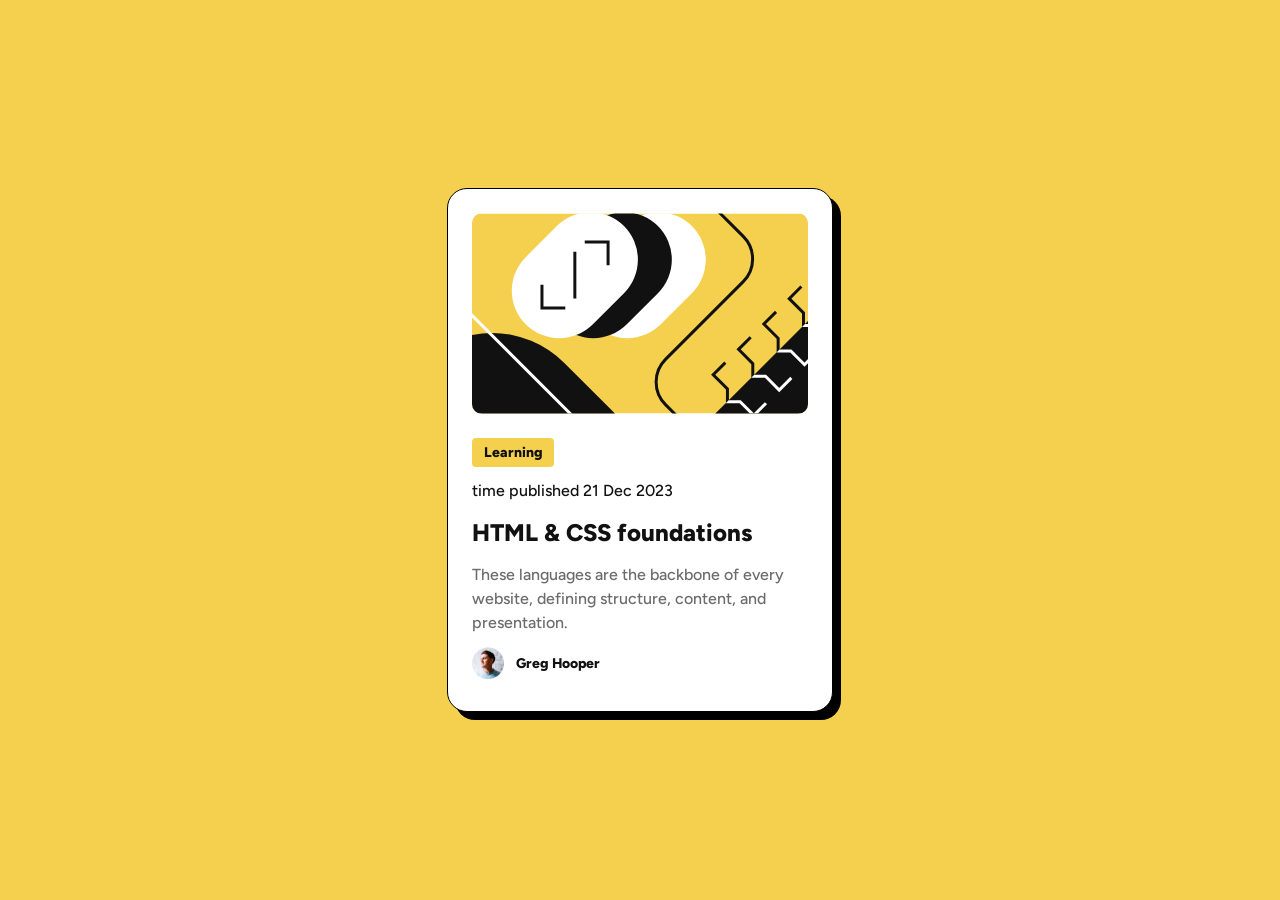
<file: index.html>
<!DOCTYPE html>
<html lang="en">
<head>
  <meta charset="UTF-8">
  <meta name="viewport" content="width=device-width, initial-scale=1.0"> <!-- displays site properly based on user's device -->
  <link rel="preconnect" href="https://fonts.googleapis.com">
<link rel="preconnect" href="https://fonts.gstatic.com" crossorigin>
<link href="https://fonts.googleapis.com/css2?family=Figtree:ital,wght@0,300..900;1,300..900&display=swap" rel="stylesheet">

  <link rel="icon" type="image/png" sizes="32x32" href="./assets/images/favicon-32x32.png">
  
  <title>Frontend Mentor | Blog preview card</title>
  
  <link rel="stylesheet" href="./index.css">
</head>
<body>
  <main>    
    <img src="./assets/images/illustration-article.svg" alt="illustration-logo">
    <h3>Learning</h3>
    <time>time published 21 Dec 2023</time>
    <h2>HTML & CSS foundations</h2>
    <p class="description">These languages are the backbone of every website, defining structure, content, and presentation.</p>
    <div class="user-info">
      <img src="./assets/images/image-avatar.webp" alt="user-avatar">
      <h2>Greg Hooper</h2>
    </div>

  </main>

  

  
  <!-- <div class="attribution">
    Challenge by <a href="https://www.frontendmentor.io?ref=challenge" target="_blank">Frontend Mentor</a>. 
    Coded by <a href="#">Lawal Uchechukwu A.</a>.
  </div> -->
</body>
</html>
</file>
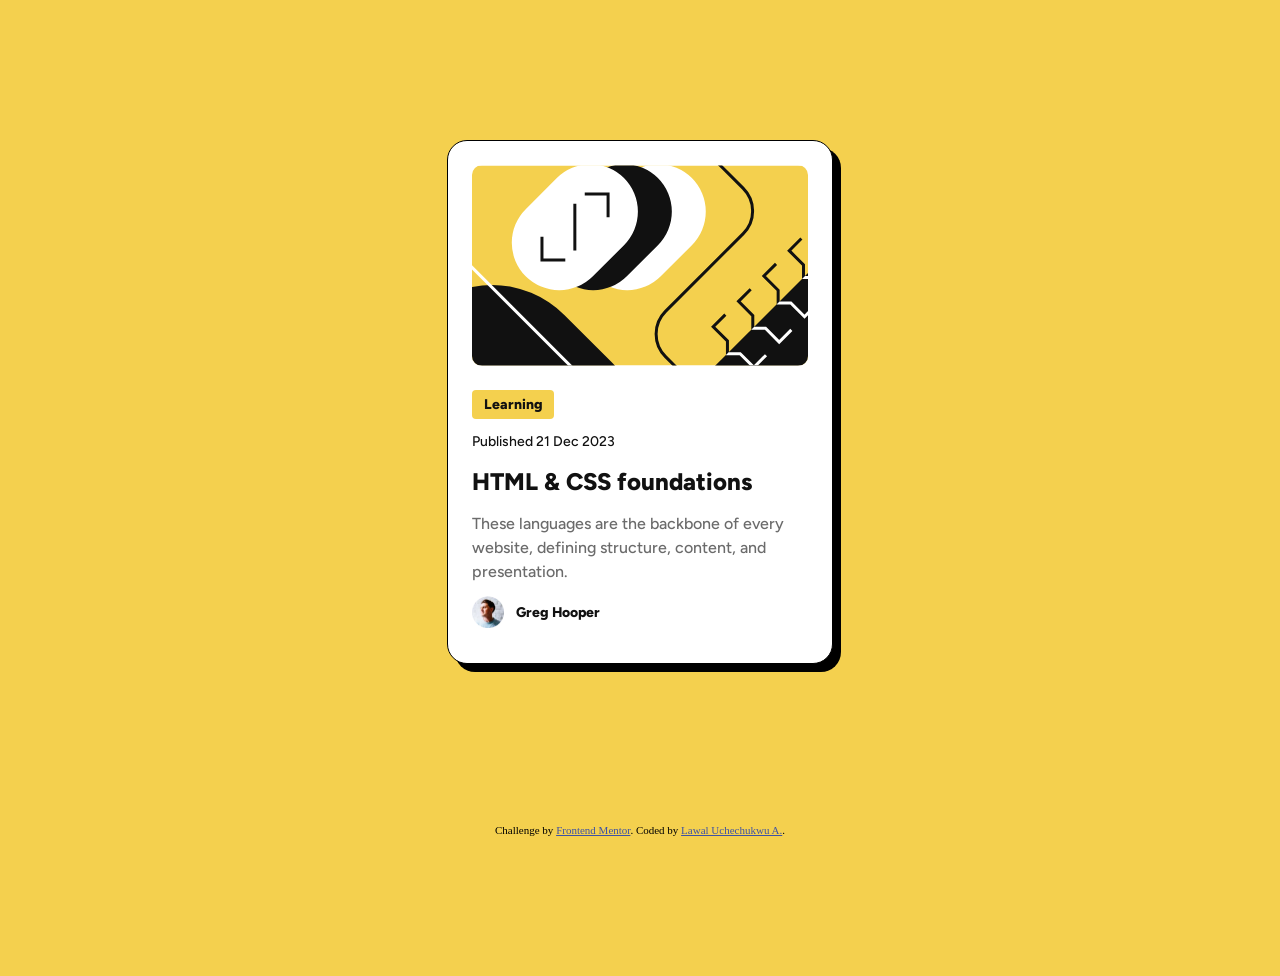
<file: blog-preview-card-main/index.html>
<!DOCTYPE html>
<html lang="en">
<head>
  <meta charset="UTF-8">
  <meta name="viewport" content="width=device-width, initial-scale=1.0"> <!-- displays site properly based on user's device -->
  <link rel="preconnect" href="https://fonts.googleapis.com">
<link rel="preconnect" href="https://fonts.gstatic.com" crossorigin>
<link href="https://fonts.googleapis.com/css2?family=Figtree:ital,wght@0,300..900;1,300..900&display=swap" rel="stylesheet">

  <link rel="icon" type="image/png" sizes="32x32" href="./assets/images/favicon-32x32.png">
  
  <title>Frontend Mentor | Blog preview card</title>
  
  <link rel="stylesheet" href="./index.css">
</head>
<body>
  <div class="card">
    <img src="./assets/images/illustration-article.svg" alt="illustration article">
    <div class="text">
            <h2>
              Learning
            </h2>

            <p>Published 21 Dec 2023</p>
          
            <h1>HTML & CSS foundations</h1>
    
            <p id="description">These languages are the backbone of every website, defining structure, content, and presentation.</p>

      <div class="user-info"> 
        <img src="./assets/images/image-avatar.webp" alt="user-avatar">
        <h2>Greg Hooper</h2>
      </div>
    </div>
  </div>
  

  
  <div class="attribution">
    Challenge by <a href="https://www.frontendmentor.io?ref=challenge" target="_blank">Frontend Mentor</a>. 
    Coded by <a href="#">Lawal Uchechukwu A.</a>.
  </div>
</body>
</html>
</file>
<file: index.css>
body {
  margin: 0;
  padding: 0;
  width: auto;
  height: 100vh;
  background-color: #F4D04E;
  display: flex;
  flex-direction: column;
  align-items: center;
  justify-content: center;
}

main {
  display: flex;
  flex-direction: column;
  flex-shrink: 0;
  background-color: white;
  border-radius: 20px;
  width: 21rem;
  height: 29.625rem;
  padding: 1.5rem;
  border: solid 1px black;
  /* gap: 1.5rem; */
  box-shadow: 8px 8px 0 0 #000;
}

img {
  border-radius: 10px;
}


h3 {
  margin: 1.5rem 0 0 0;
  padding: 0.25rem 0.75rem;
  background-color: #F4D04E;
  color: #111;
  width: 3.625rem;
  height: 1.3125rem;
  border-radius: 0.25rem;
  font-family: Figtree;
  font-size: 0.875rem;
  font-style: normal;
  font-weight: 800;
  line-height: 150%;
}

time {
  margin: 0.75rem 0;
  font-style: normal;
  line-height: 150%;
  color: #111;
  font-size: 1rem;
  font-weight: 500;
  font-family: Figtree;
  line-height:150%;
}

p {
  margin: 0.75rem 0;
  font-style: normal;
  line-height: 150%;
  color: #6B6B6B;
  font-size: 1rem;
  font-weight: 500;
  font-family: Figtree;
  line-height:150%;
}

h2 {
  margin: 0;
  color: #111;
  font-family: Figtree;
  font-size: 1.5rem;
  font-style: normal;
  font-weight: 800;
  line-height: 150%;
}

h2:hover {
  color: #F4D04E;
  cursor: pointer;
}

.text .description {
  color: #6B6B6B;
  font-size: 1rem;
  font-weight: 500;
  font-family: Figtree;
  line-height:150%;
  font-style: normal;
}

.user-info {
  display: flex;
  align-items: center;
  width: auto;
  height: 2rem;

}

.user-info img {
  width: 2rem;
  height: 2rem;
}

.user-info h2 {
  background-color: transparent;
  width: auto;
  padding: 0 0 0 0.75rem;
  color: #111;
  font-family: Figtree;
  font-size: 0.875rem;
  font-style: normal;
  font-weight: 800;
  line-height: 150%;
}

/* .attribution { 
  font-size: 11px; 
  text-align: center; 
  margin-top: 10rem;
}
    
.attribution a {
   color: hsl(228, 45%, 44%); 
  } */

@media (max-width: 375px) {
  .card {
    width: 17.4375rem;
  }
  
  .text h2 {
    width: 3.0625;
    height: 1.125;
  }  
}
</file>
<file: blog-preview-card-main/index.css>
body {
  width: auto;
  height: 960px;
  background-color: #F4D04E;
  display: flex;
  flex-direction: column;
  align-items: center;
  justify-content: center;
}

.card {
  display: flex;
  flex-direction: column;
  flex-shrink: 0;
  background-color: white;
  border-radius: 20px;
  width: 21rem;
  height: 29.625rem;
  padding: 1.5rem;
  border: solid 1px black;
  gap: 1.5rem;
  box-shadow: 8px 8px 0 0 #000;
}

.card img {
  border-radius: 10px;
}

.text {
  display: flex;
  flex-direction: column;
  margin:0;
  
}

.text h2 {
  margin:0;
  padding: 0.25rem 0.75rem;
  background-color: #F4D04E;
  color: #111;
  width: 3.625rem;
  height: 1.3125rem;
  border-radius: 0.25rem;
  font-family: Figtree;
  font-size: 0.875rem;
  font-style: normal;
  font-weight: 800;
  line-height: 150%;
}

.text p {
  margin: 0.75rem 0;
  color: #111;
  font-family: Figtree;
  font-size: 0.875rem;
  font-style: normal;
  font-weight: 500;
  line-height: 150%;
}

.text h1 {
  margin: 0;
  color: #111;
  font-family: Figtree;
  font-size: 1.5rem;
  font-style: normal;
  font-weight: 800;
  line-height: 150%;
}

.text h1:hover {
  color: #F4D04E;
  cursor: pointer;
}

.text #description {
  color: #6B6B6B;
  font-size: 1rem;
  font-weight: 500;
  font-family: Figtree;
  line-height:150%;
  font-style: normal;
}

.user-info {
  display: flex;
  align-items: center;
  width: auto;
  height: 2rem;

}

.user-info img {
  width: 2rem;
  height: 2rem;
}

.user-info h2 {
  background-color: transparent;
  width: auto;
  padding: 0 0 0 0.75rem;
  color: #111;
  font-family: Figtree;
  font-size: 0.875rem;
  font-style: normal;
  font-weight: 800;
  line-height: 150%;
}

.attribution { 
  font-size: 11px; 
  text-align: center; 
  margin-top: 10rem;
}
    
.attribution a {
   color: hsl(228, 45%, 44%); 
  }
</file>
